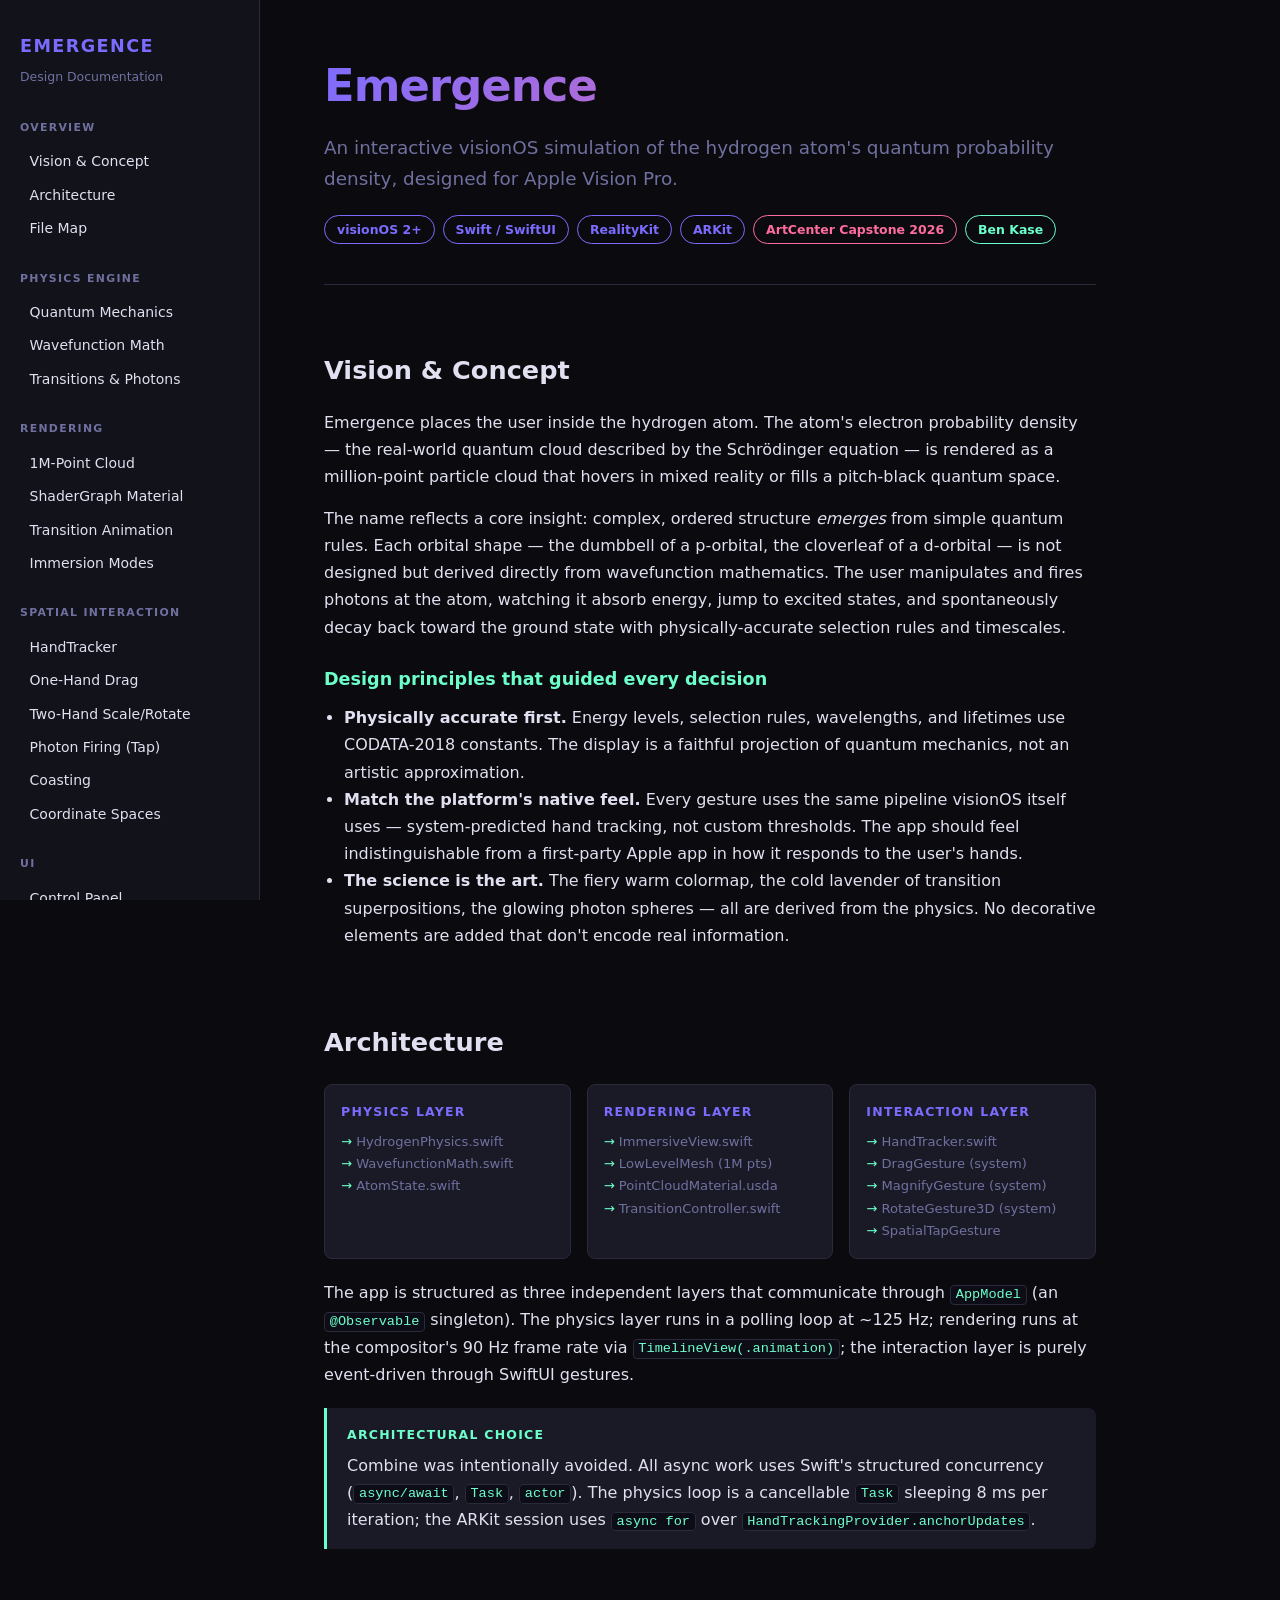
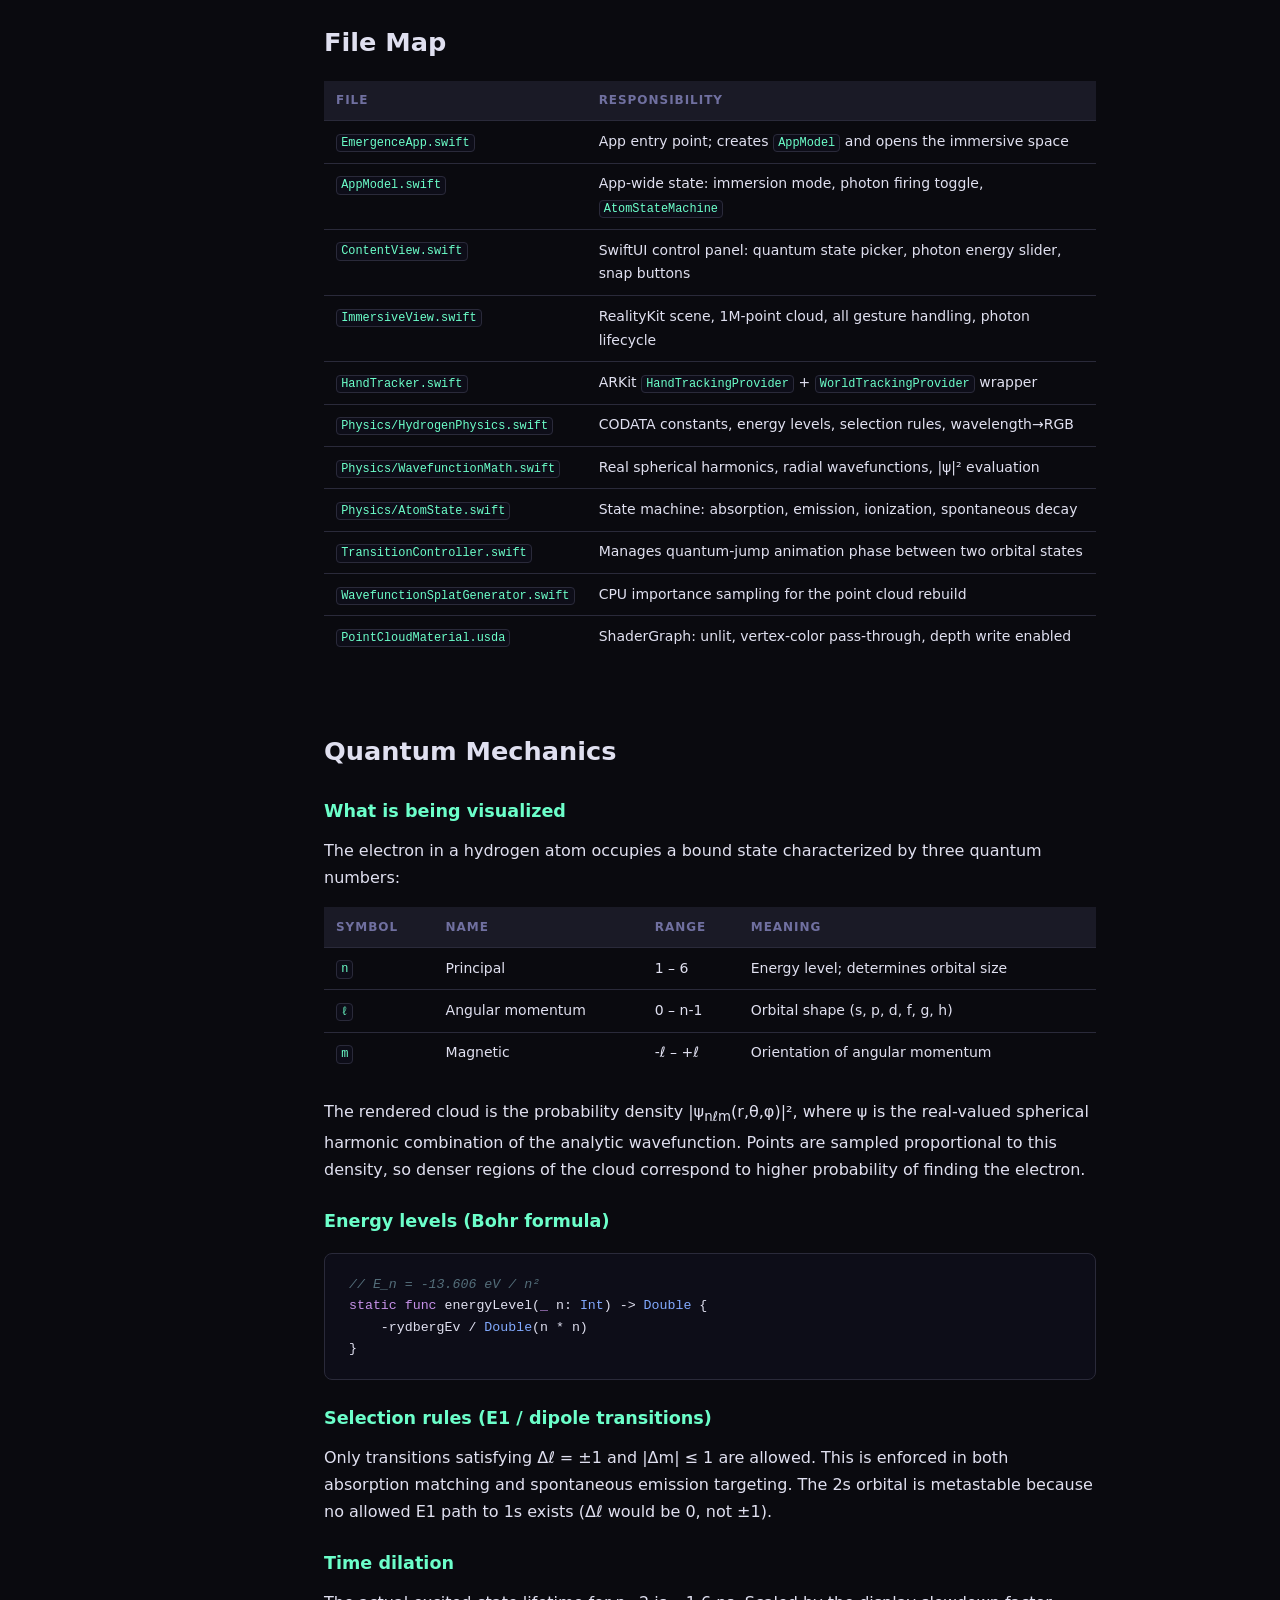
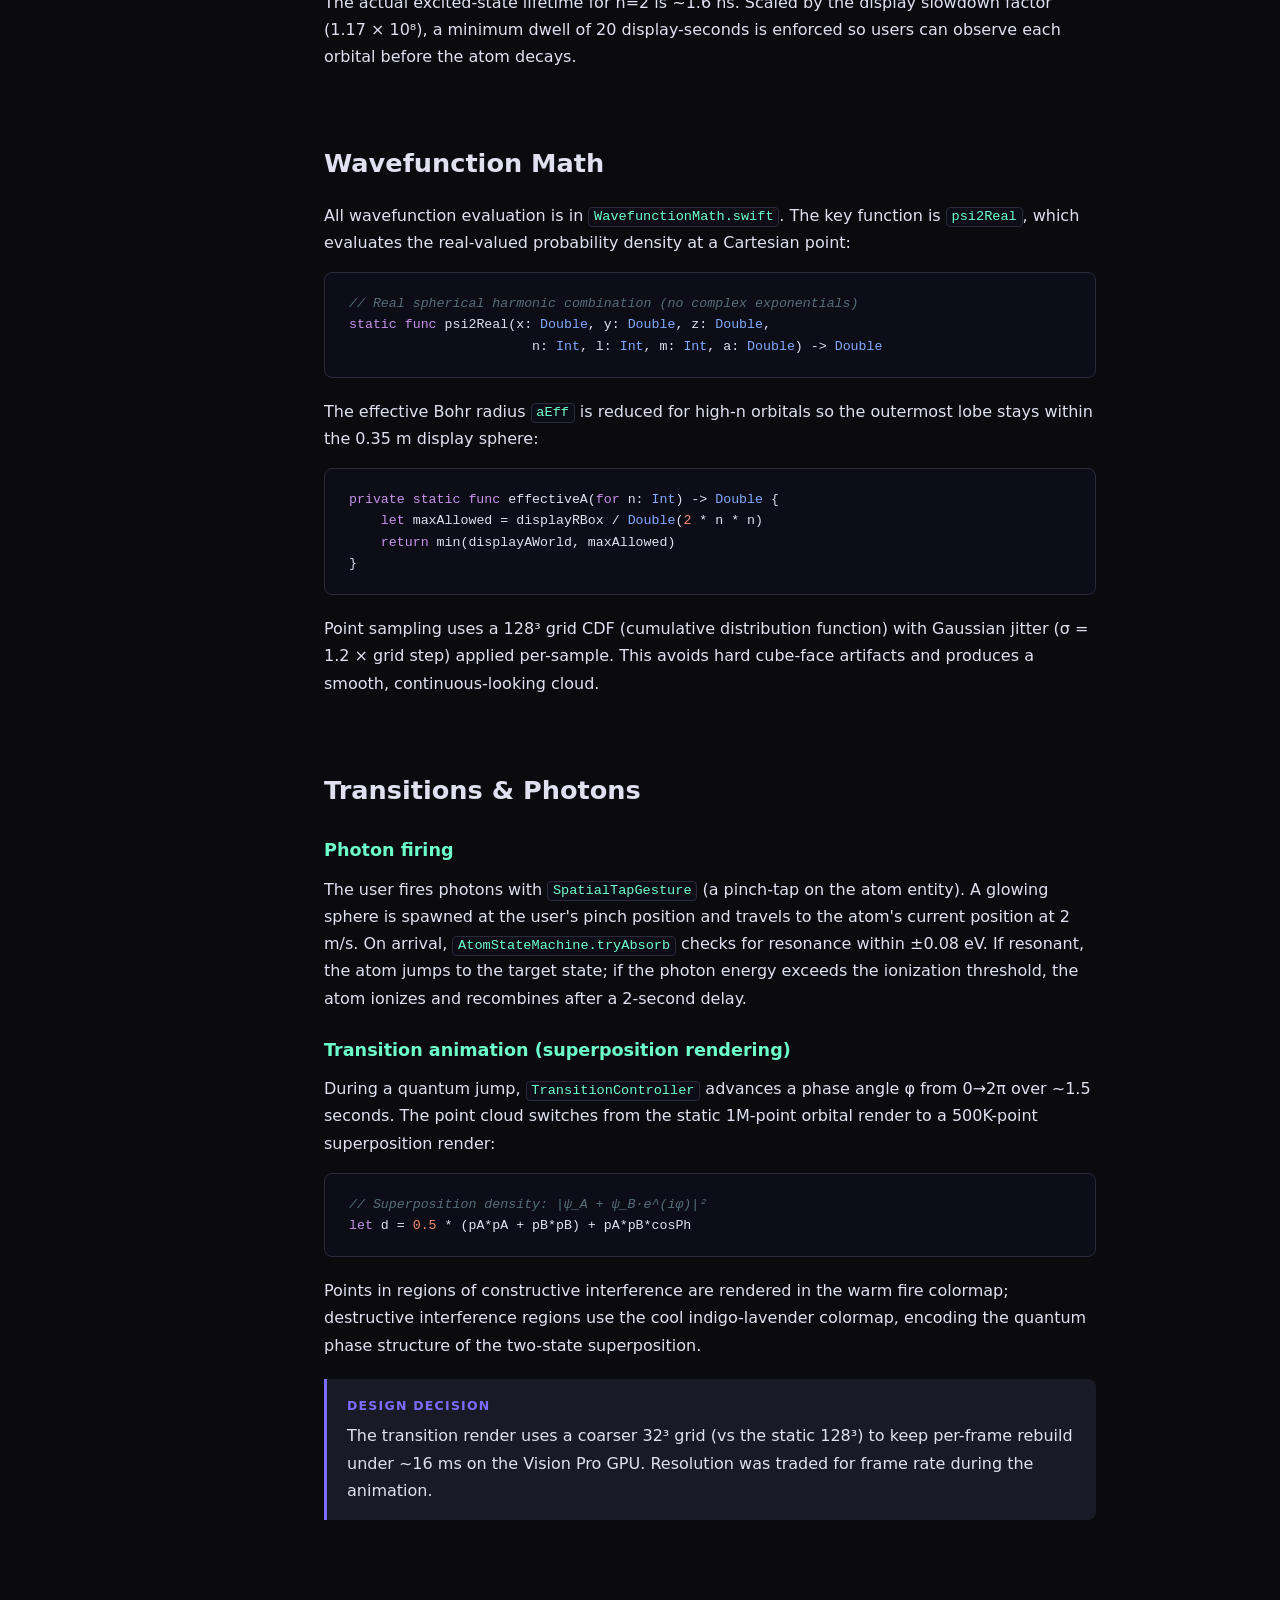
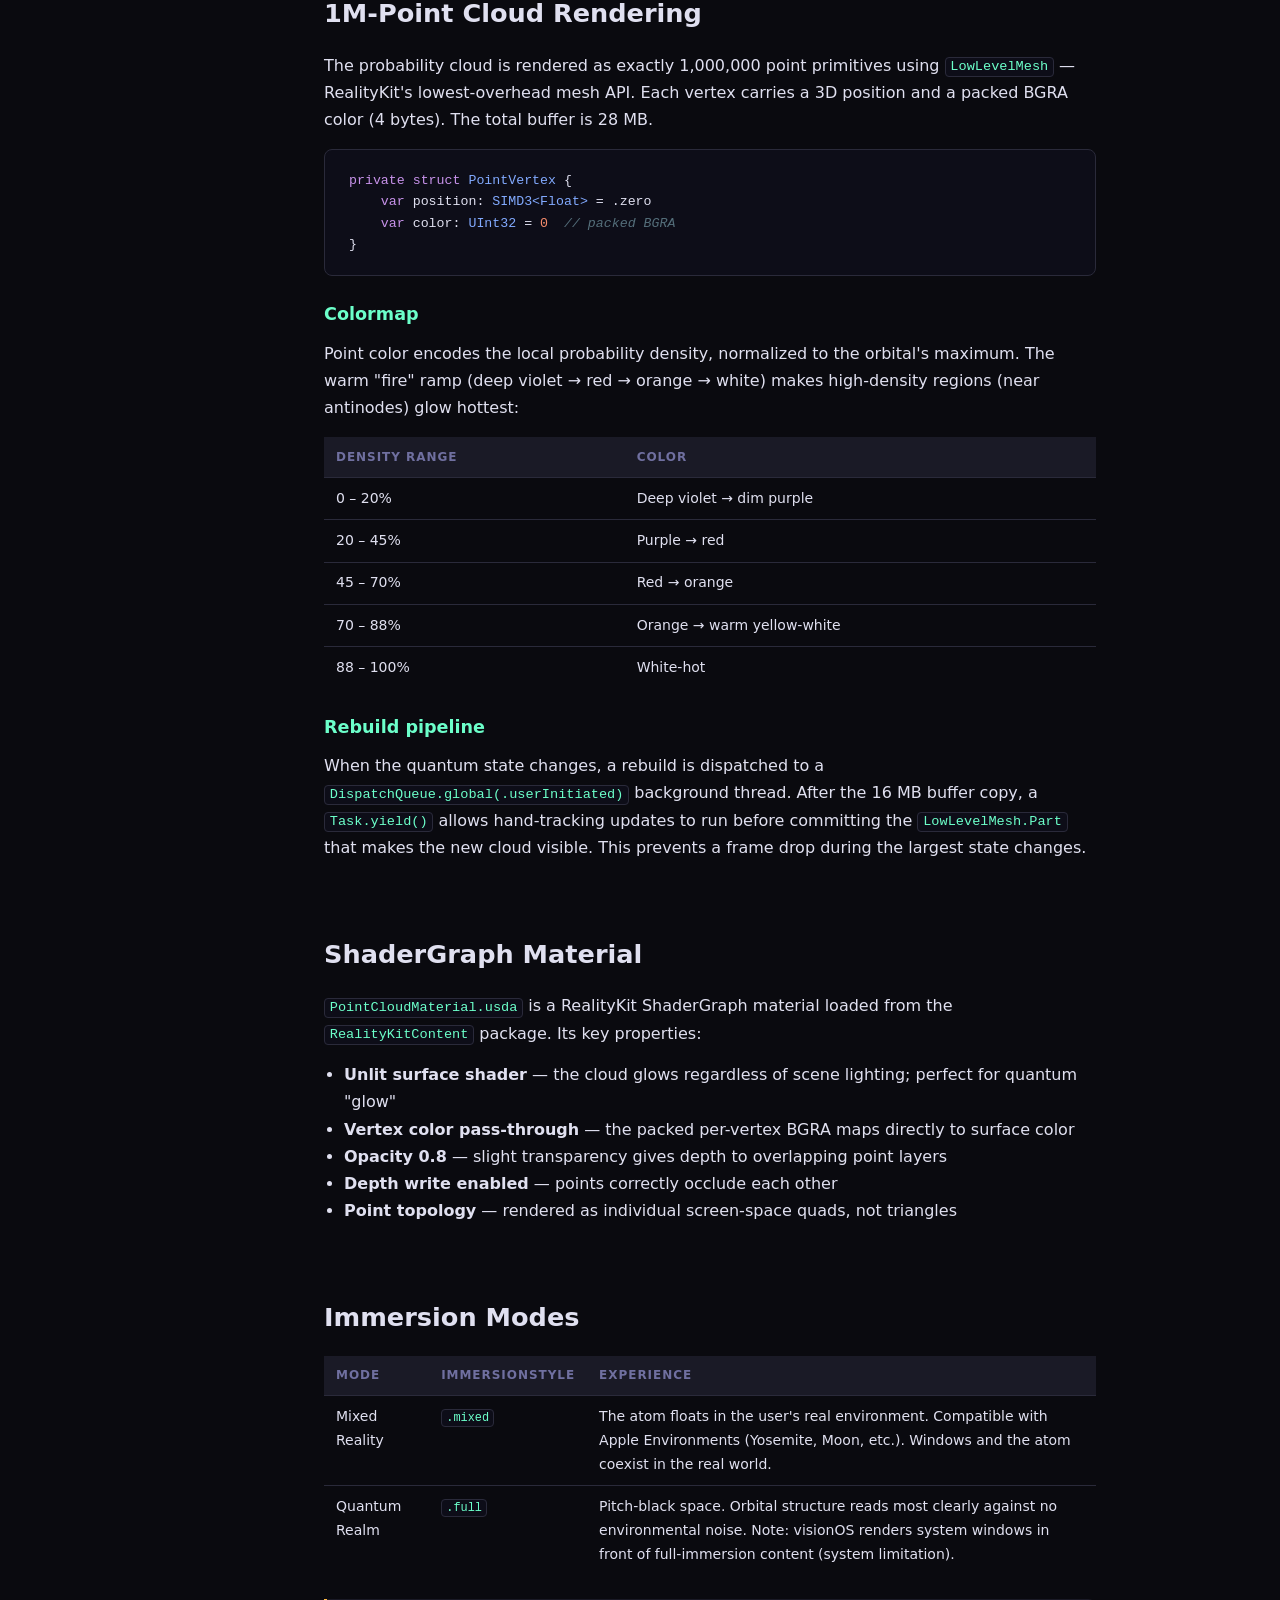
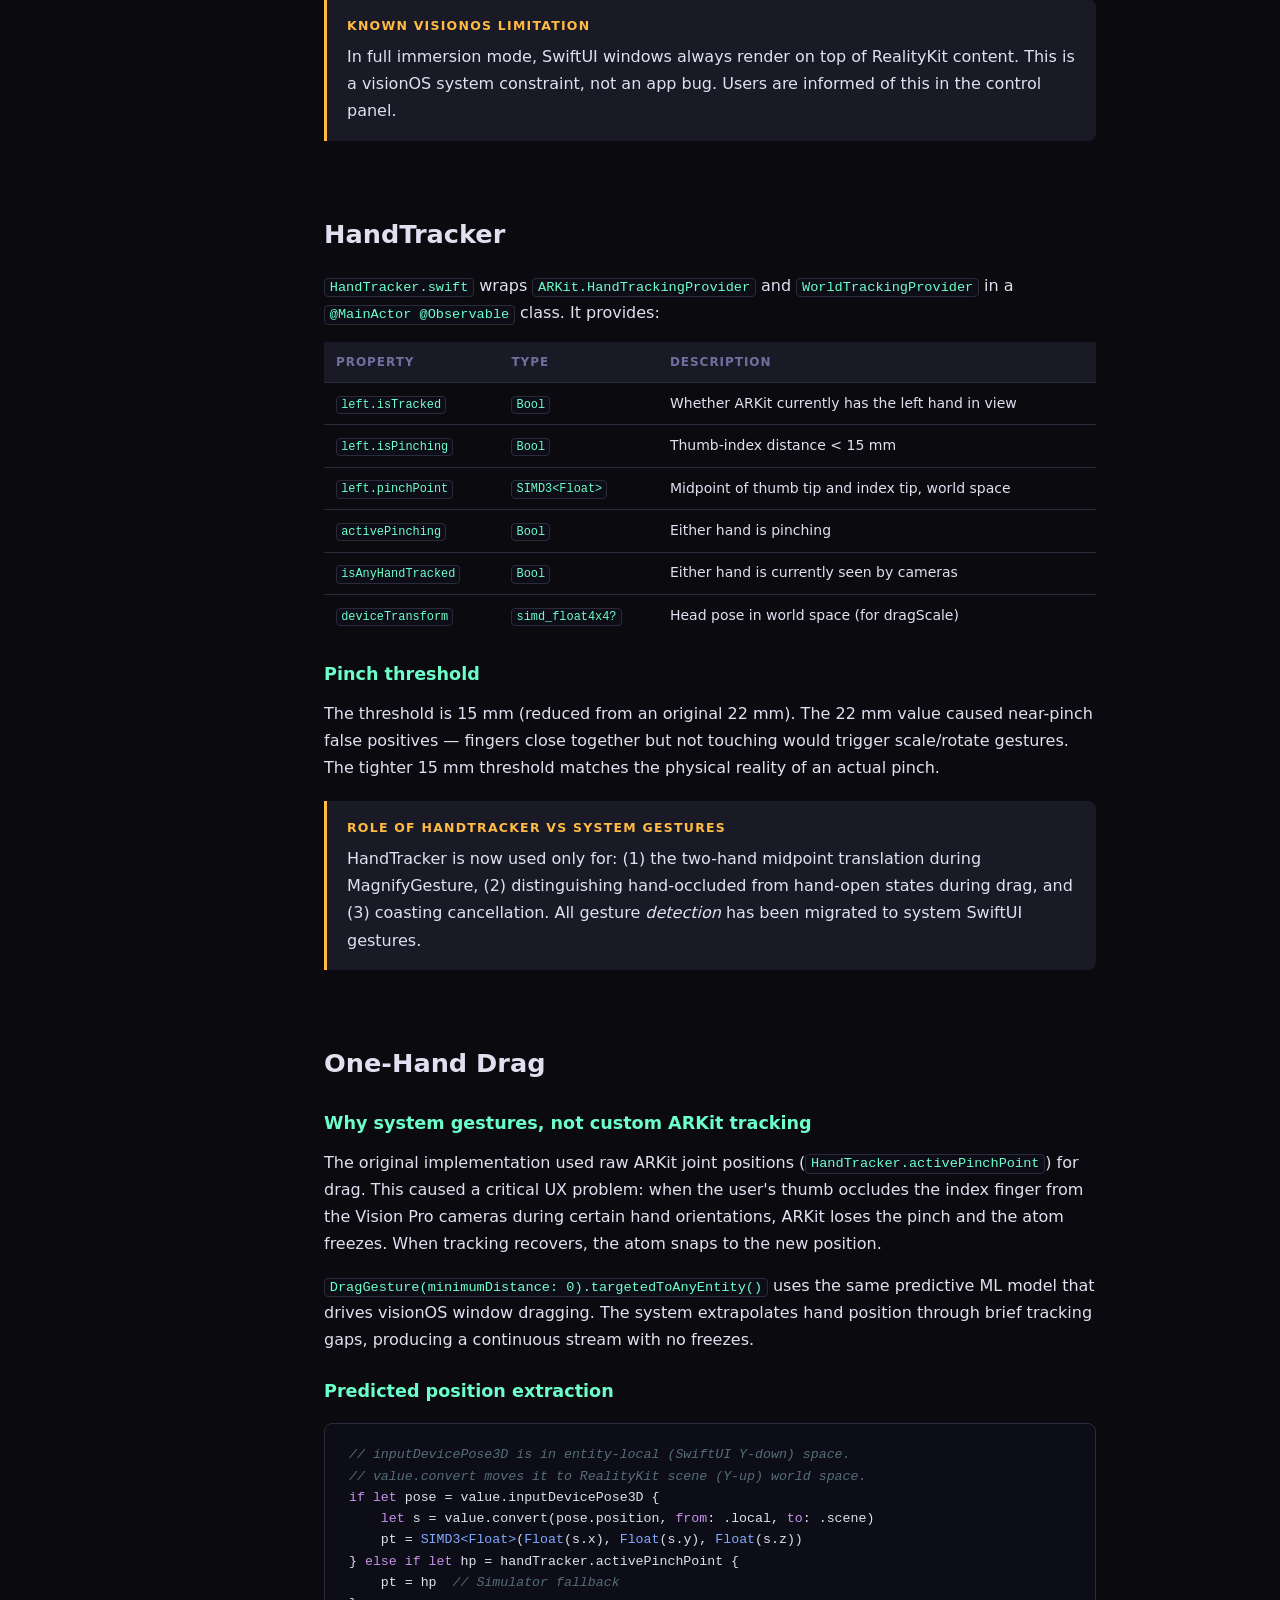
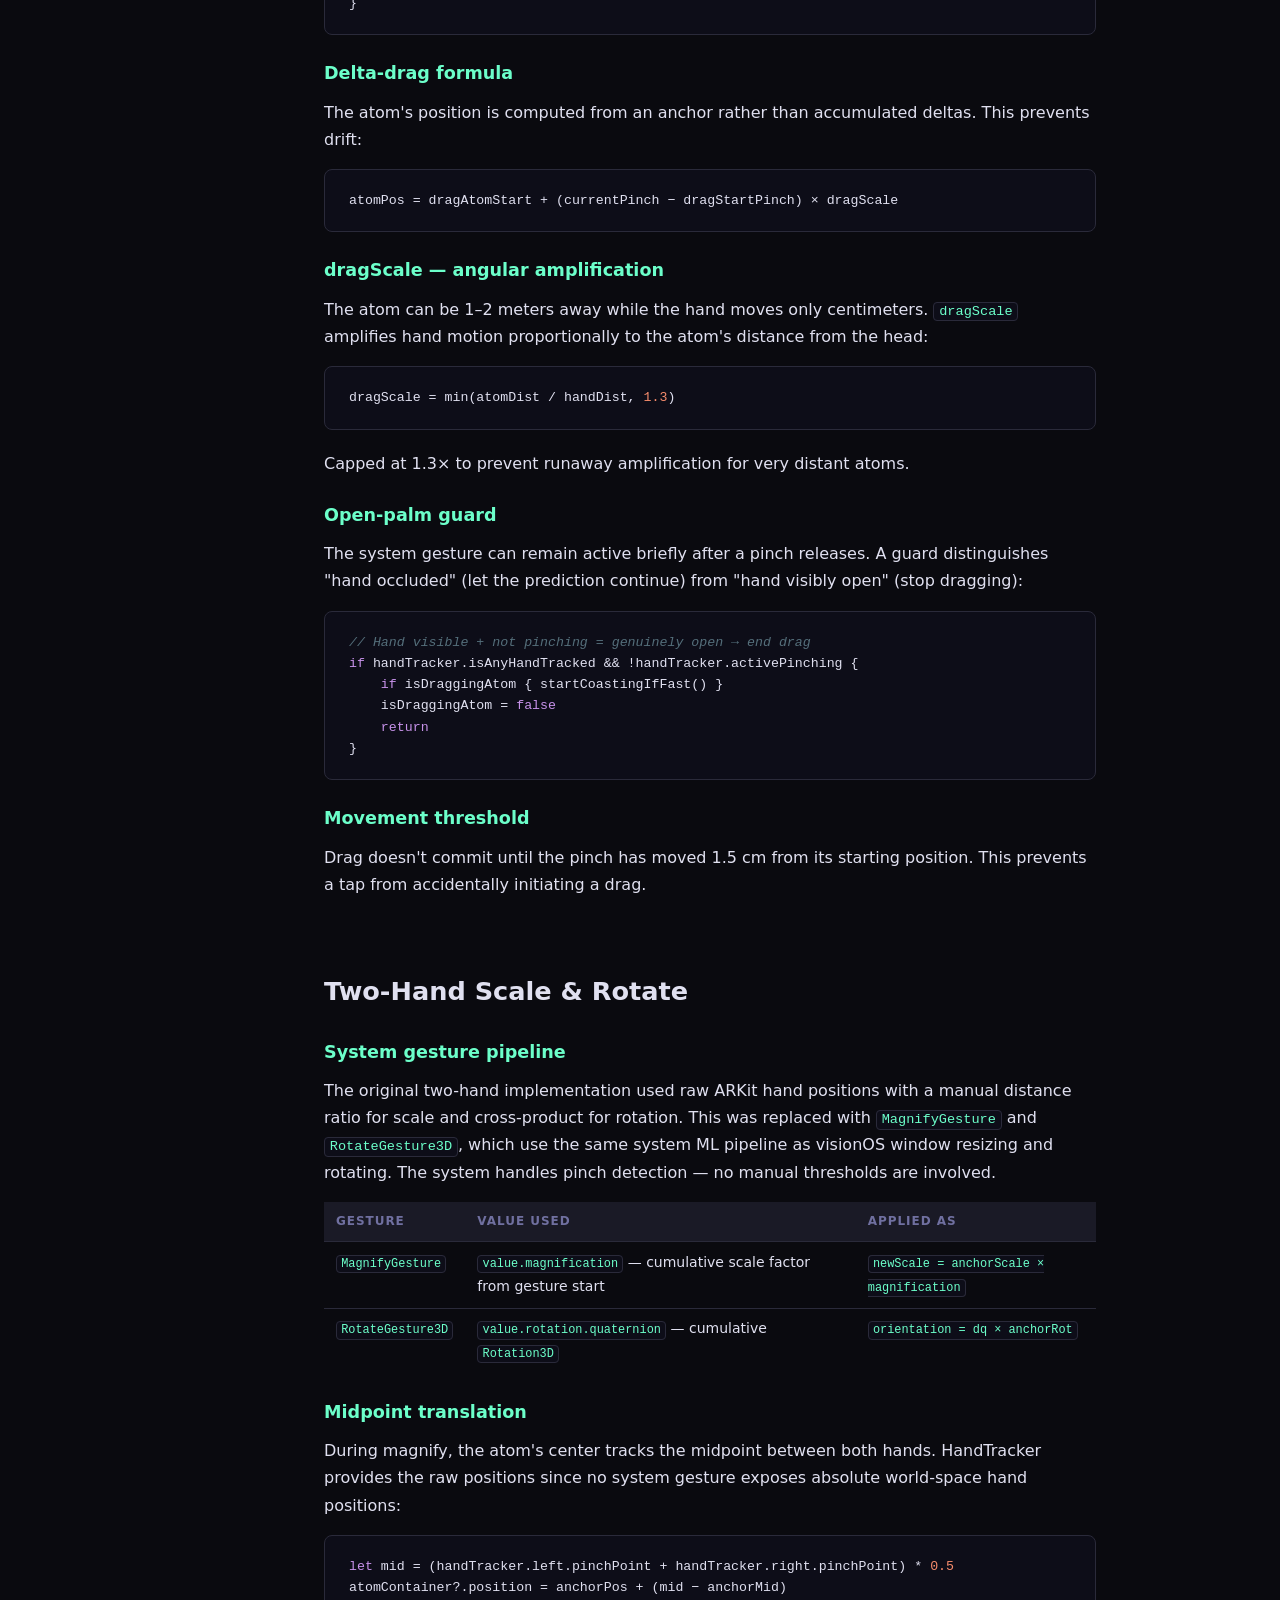
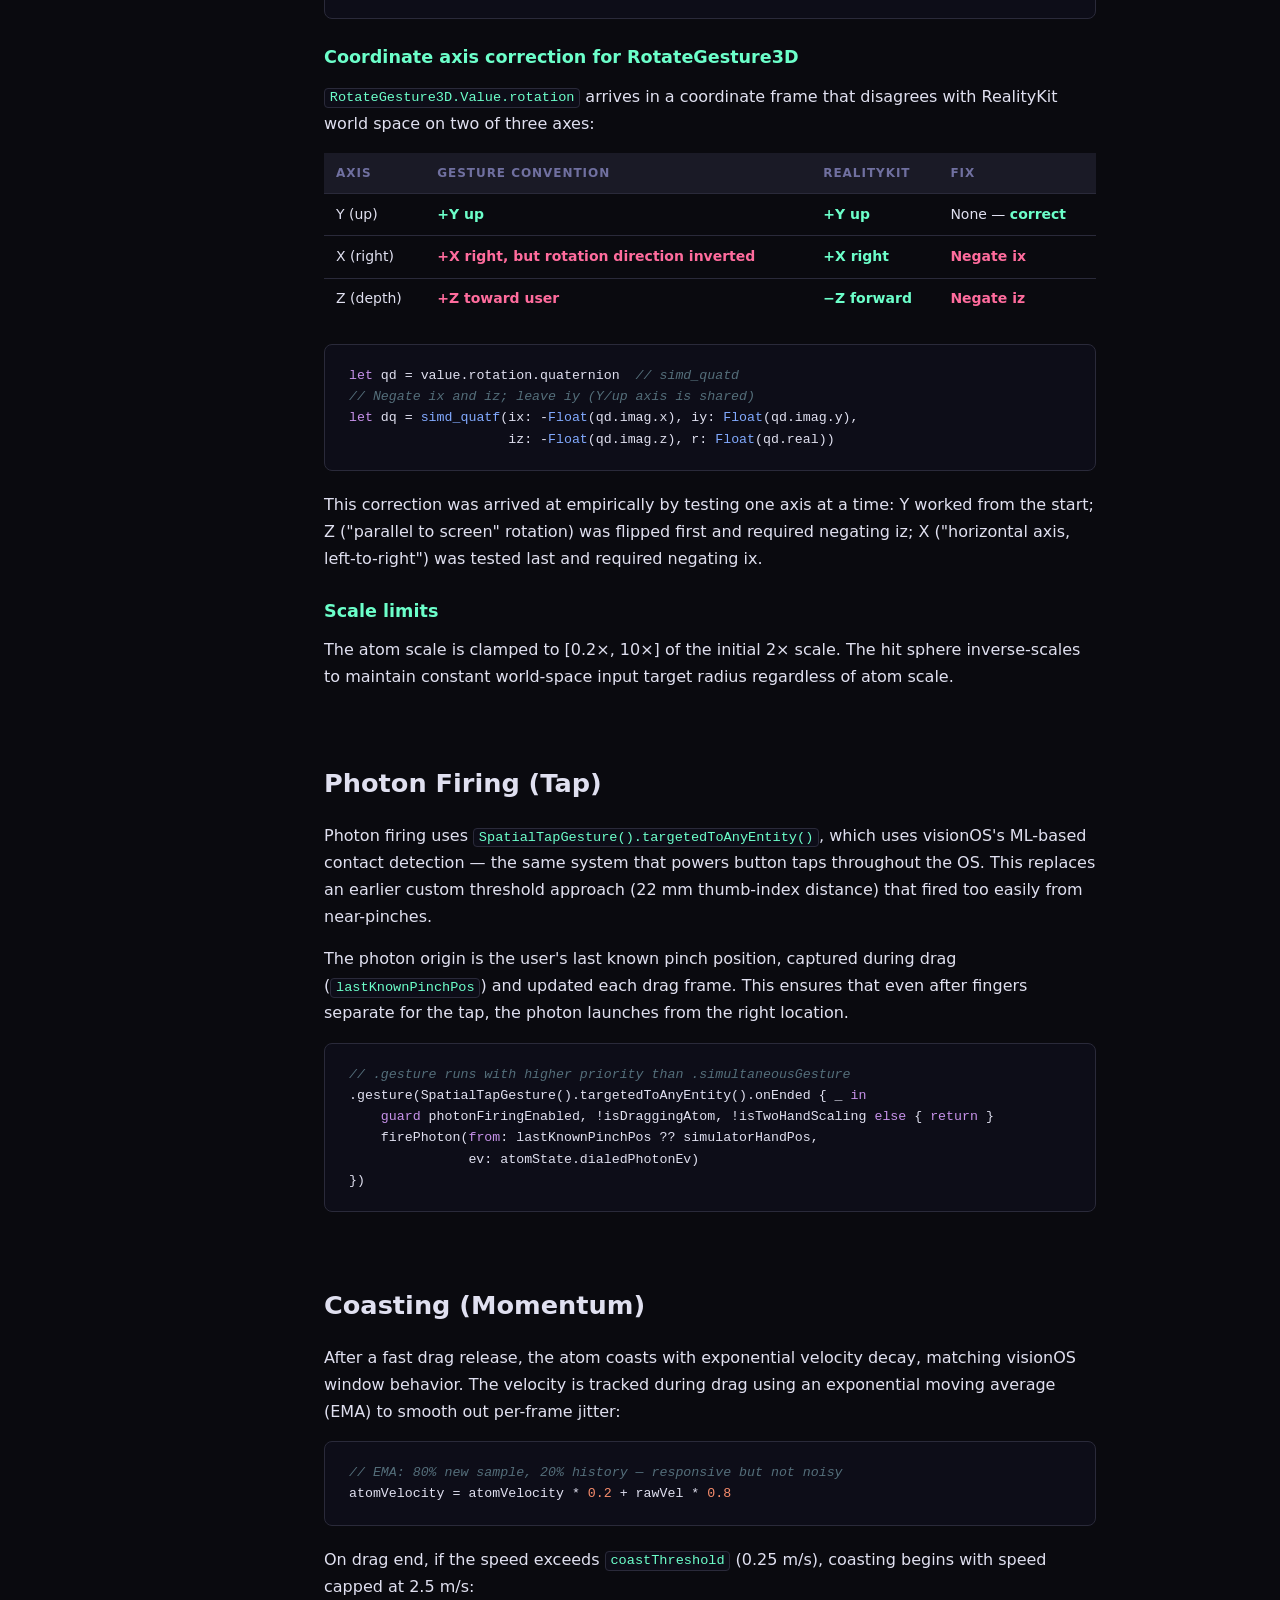
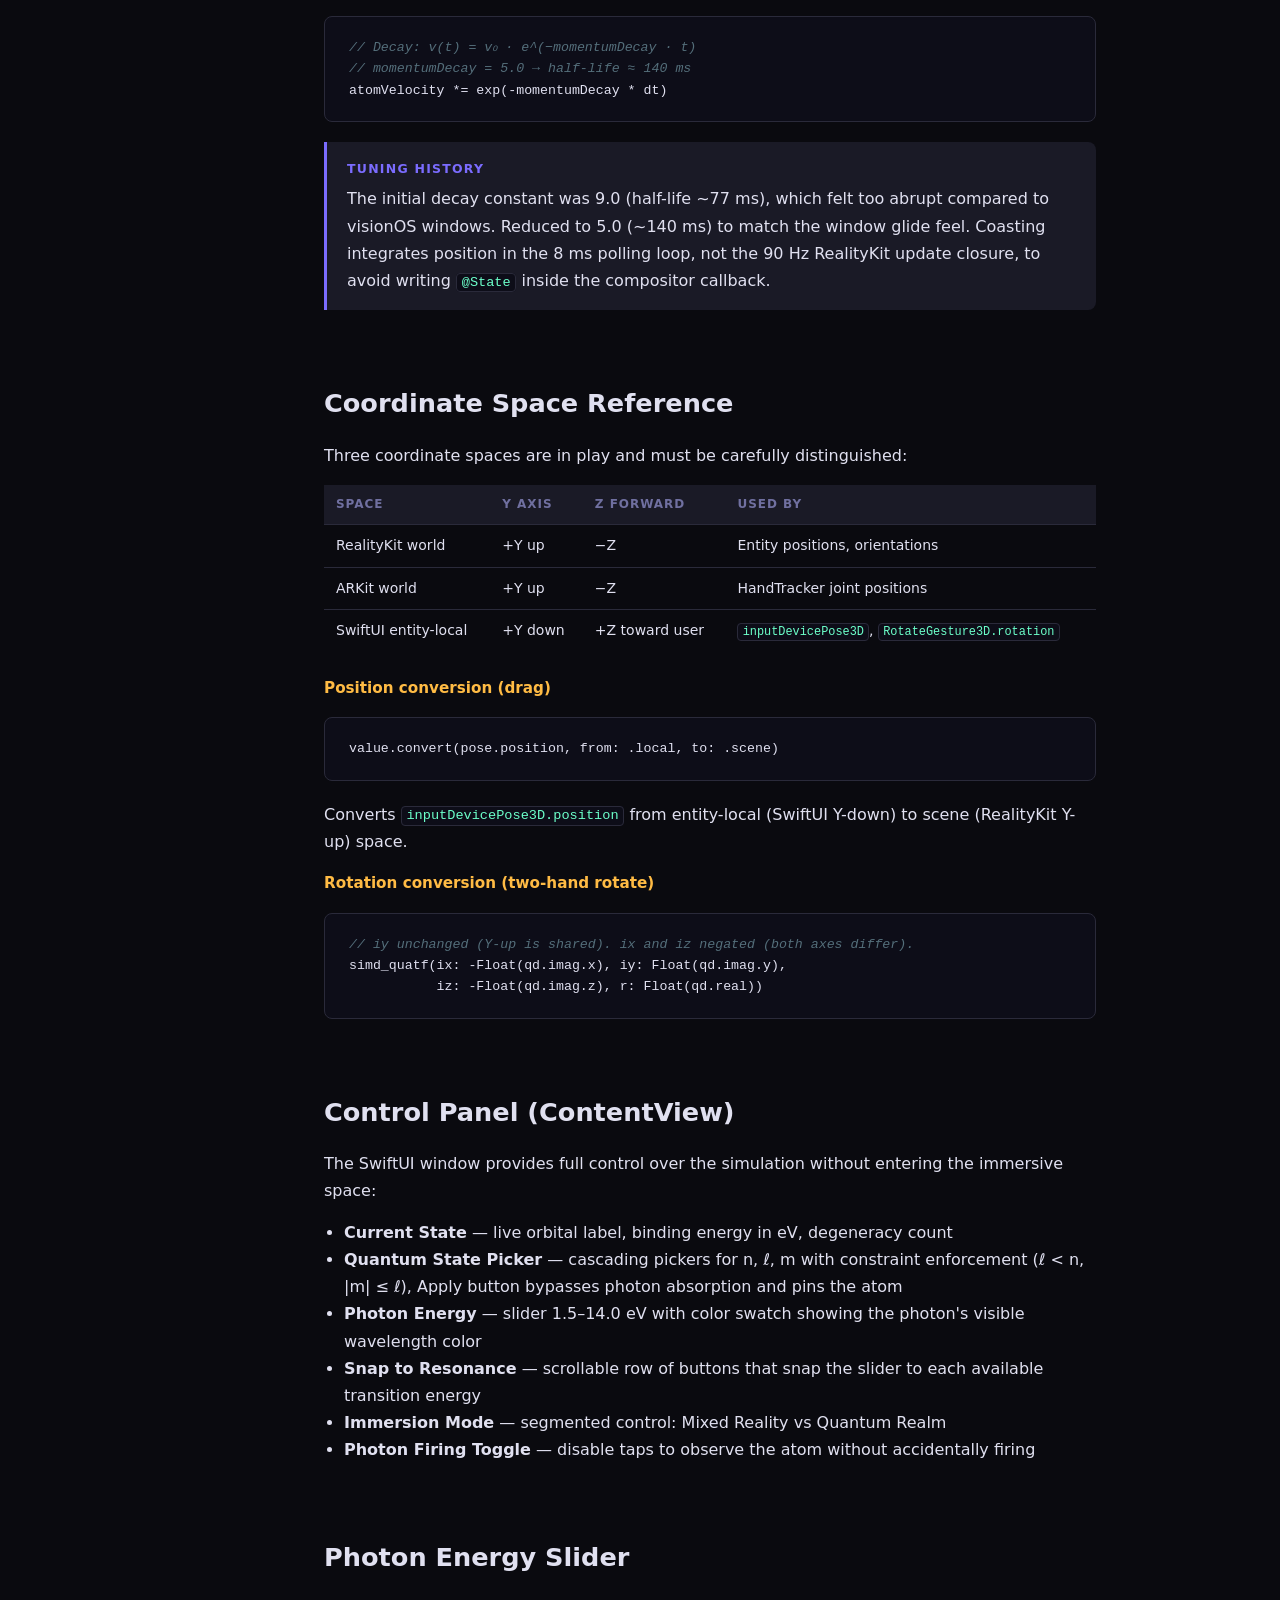
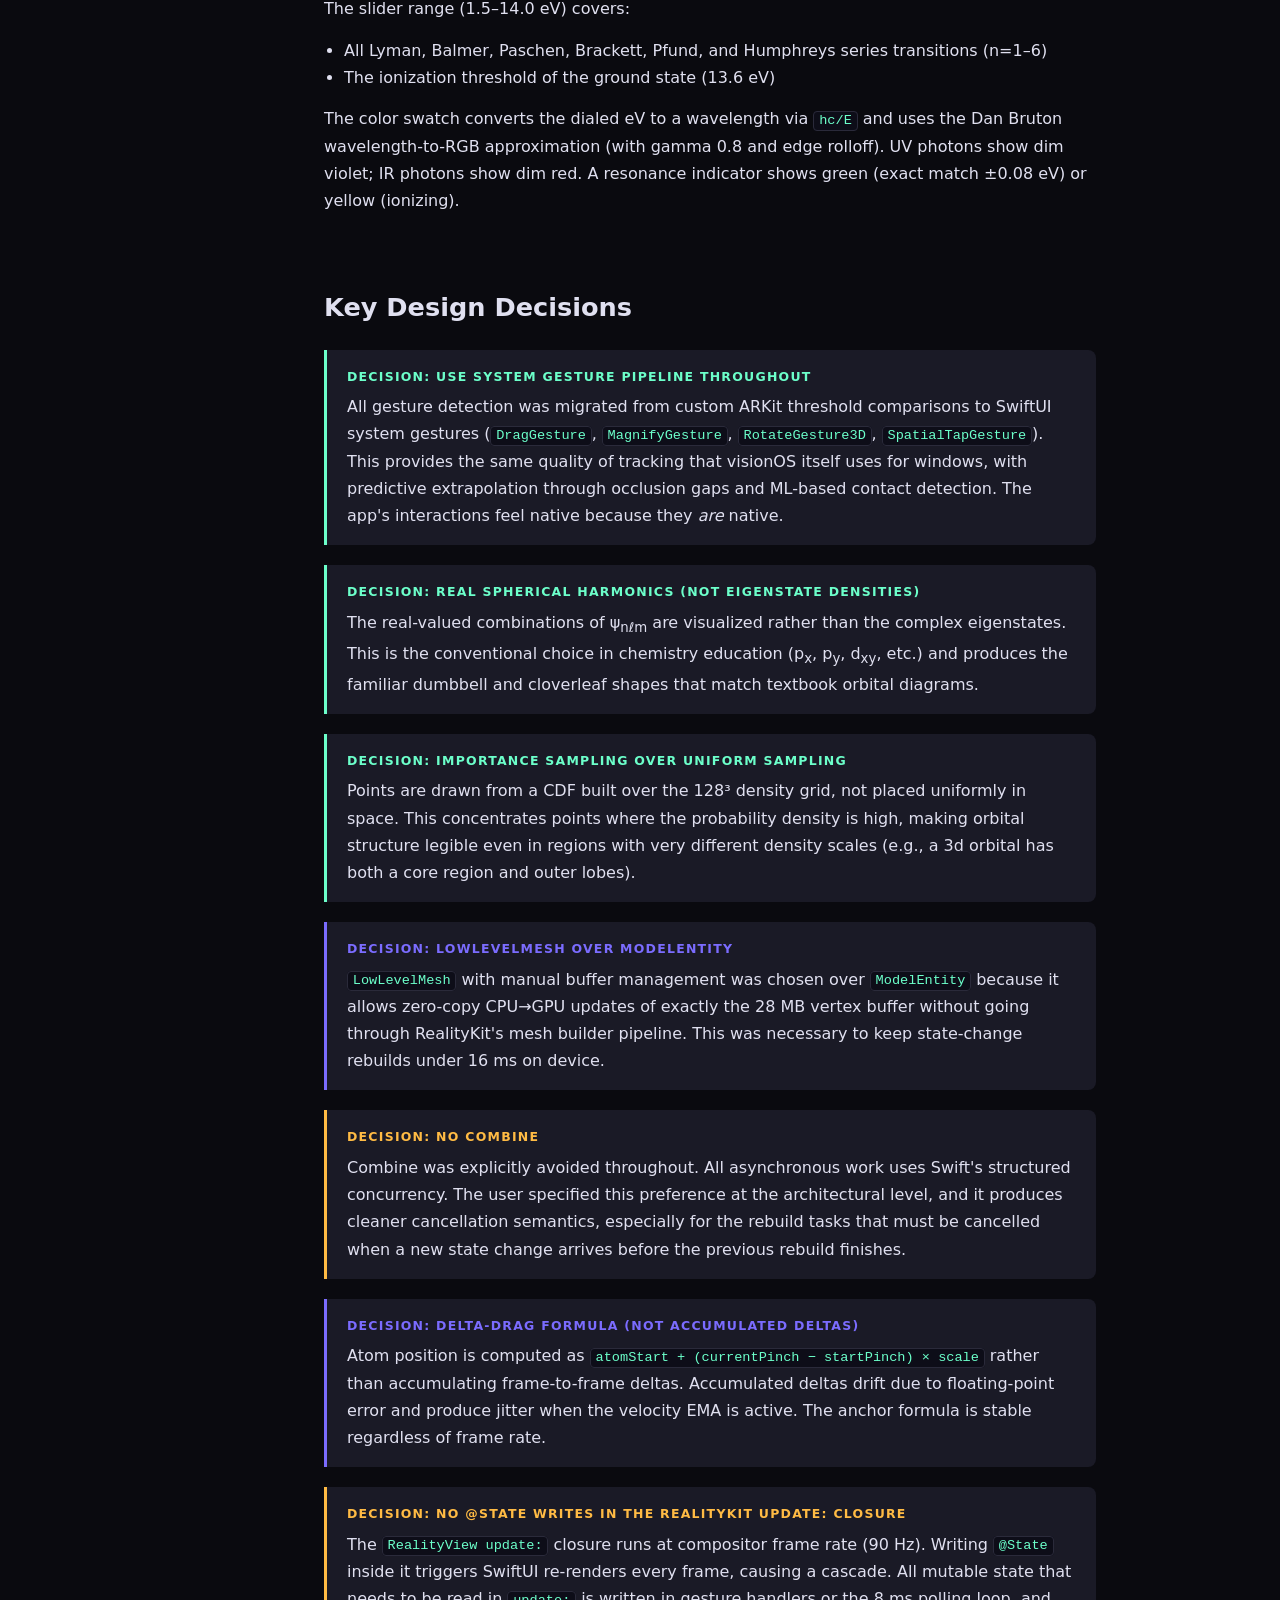
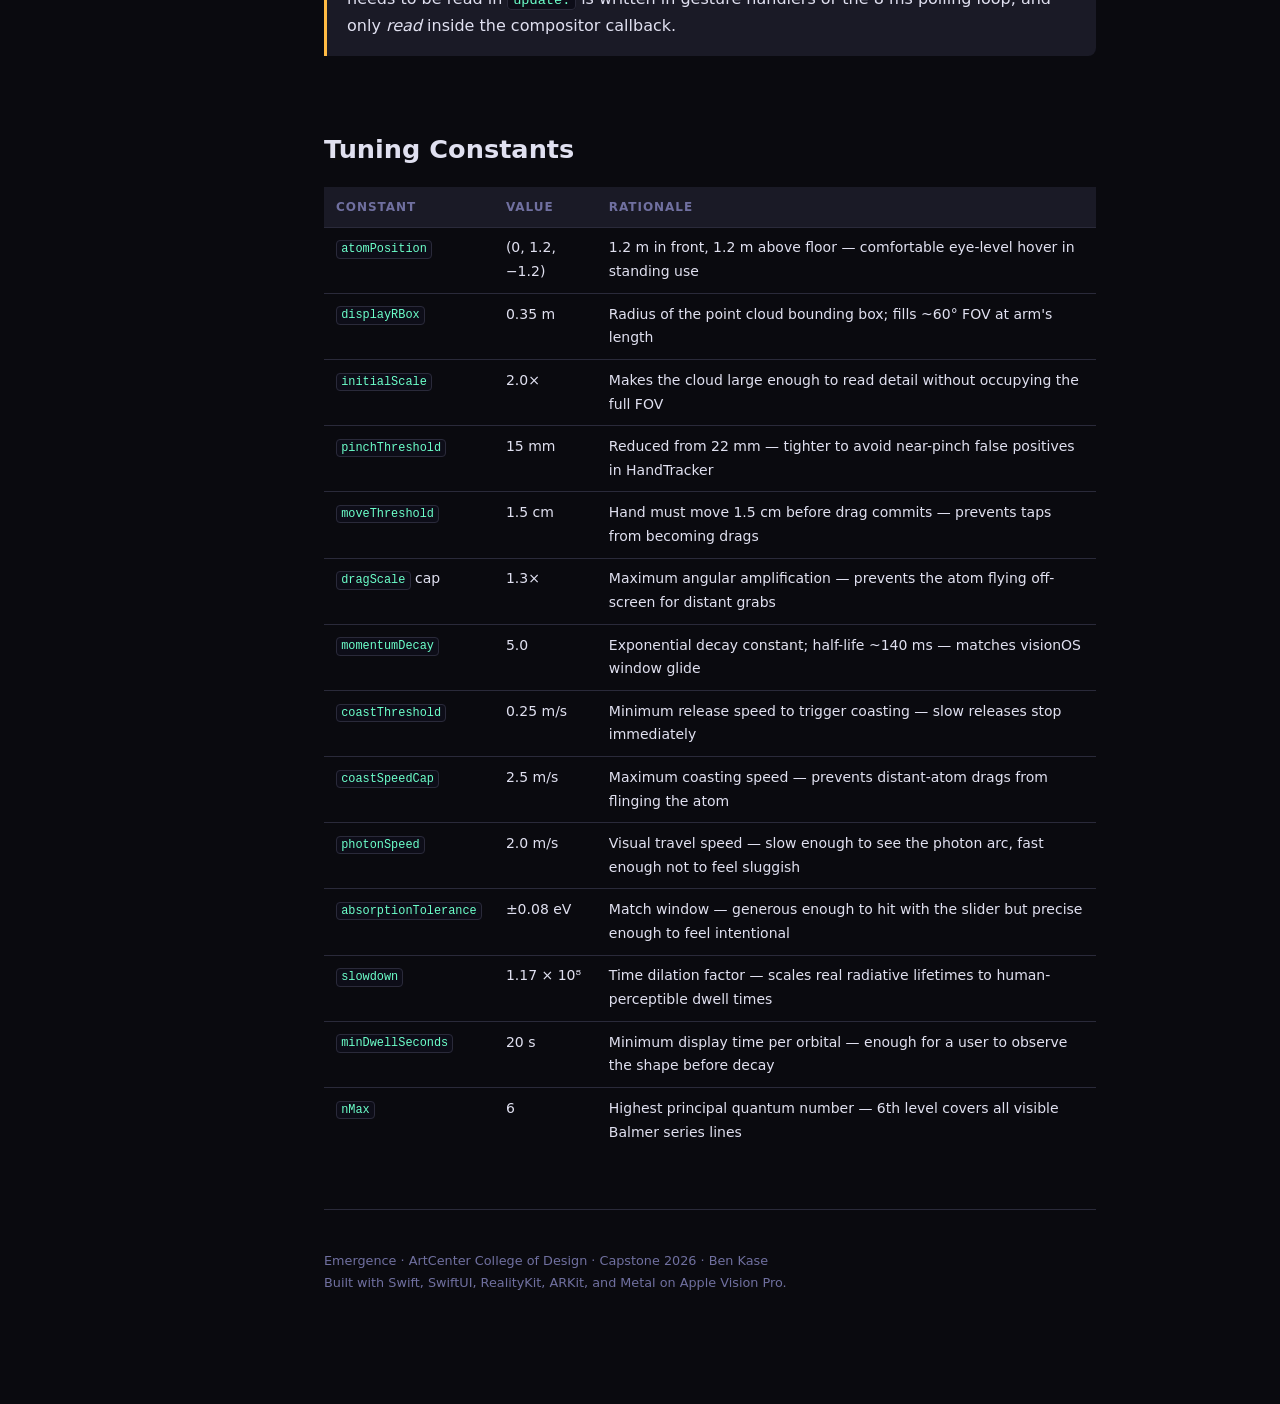
<file: Emergence/docs/emergence-design.html>
<!DOCTYPE html>
<html lang="en">
<head>
<meta charset="UTF-8">
<meta name="viewport" content="width=device-width, initial-scale=1.0">
<title>Emergence — Design & Implementation Documentation</title>
<style>
  :root {
    --bg: #0a0a0f;
    --surface: #12121a;
    --surface2: #1a1a26;
    --border: #2a2a3a;
    --accent: #7b6cff;
    --accent2: #ff6c9d;
    --accent3: #6cffca;
    --text: #e0e0f0;
    --muted: #7070a0;
    --code-bg: #0d0d18;
    --warn: #ffbb44;
  }

  * { box-sizing: border-box; margin: 0; padding: 0; }

  body {
    font-family: -apple-system, BlinkMacSystemFont, "Segoe UI", system-ui, sans-serif;
    background: var(--bg);
    color: var(--text);
    line-height: 1.7;
    font-size: 16px;
  }

  /* ── Layout ─────────────────────────────────────────────────────── */

  .layout {
    display: grid;
    grid-template-columns: 260px 1fr;
    min-height: 100vh;
  }

  /* ── Sidebar ─────────────────────────────────────────────────────── */

  nav {
    position: sticky;
    top: 0;
    height: 100vh;
    overflow-y: auto;
    background: var(--surface);
    border-right: 1px solid var(--border);
    padding: 2rem 1.25rem;
  }

  nav .logo {
    font-size: 1.1rem;
    font-weight: 700;
    letter-spacing: 0.08em;
    text-transform: uppercase;
    color: var(--accent);
    margin-bottom: 0.25rem;
  }

  nav .subtitle {
    font-size: 0.78rem;
    color: var(--muted);
    margin-bottom: 2rem;
  }

  nav ul { list-style: none; }

  nav .section-label {
    font-size: 0.68rem;
    font-weight: 700;
    letter-spacing: 0.12em;
    text-transform: uppercase;
    color: var(--muted);
    margin: 1.5rem 0 0.5rem;
  }

  nav a {
    display: block;
    padding: 0.3rem 0.6rem;
    color: var(--text);
    text-decoration: none;
    font-size: 0.875rem;
    border-radius: 4px;
    transition: background 0.15s;
  }

  nav a:hover { background: var(--surface2); color: var(--accent); }

  /* ── Main content ────────────────────────────────────────────────── */

  main {
    padding: 3rem 4rem 6rem;
    max-width: 900px;
  }

  /* ── Hero ────────────────────────────────────────────────────────── */

  .hero {
    margin-bottom: 3rem;
    padding-bottom: 2.5rem;
    border-bottom: 1px solid var(--border);
  }

  .hero h1 {
    font-size: 2.8rem;
    font-weight: 800;
    letter-spacing: -0.02em;
    background: linear-gradient(135deg, var(--accent), var(--accent2));
    -webkit-background-clip: text;
    -webkit-text-fill-color: transparent;
    background-clip: text;
    margin-bottom: 0.5rem;
  }

  .hero .tagline {
    font-size: 1.15rem;
    color: var(--muted);
    margin-bottom: 1.25rem;
  }

  .meta-pills { display: flex; flex-wrap: wrap; gap: 0.5rem; }

  .pill {
    display: inline-block;
    padding: 0.2rem 0.75rem;
    border-radius: 999px;
    font-size: 0.78rem;
    font-weight: 600;
    border: 1px solid var(--border);
    color: var(--muted);
  }

  .pill.accent { border-color: var(--accent); color: var(--accent); }
  .pill.accent2 { border-color: var(--accent2); color: var(--accent2); }
  .pill.accent3 { border-color: var(--accent3); color: var(--accent3); }

  /* ── Section headings ────────────────────────────────────────────── */

  section { margin-bottom: 3.5rem; }

  h2 {
    font-size: 1.6rem;
    font-weight: 700;
    margin-bottom: 1rem;
    padding-top: 1rem;
    color: var(--text);
  }

  h3 {
    font-size: 1.1rem;
    font-weight: 600;
    margin: 1.5rem 0 0.6rem;
    color: var(--accent3);
  }

  h4 {
    font-size: 0.95rem;
    font-weight: 600;
    margin: 1rem 0 0.4rem;
    color: var(--warn);
  }

  p { margin-bottom: 0.9rem; }

  /* ── Code ────────────────────────────────────────────────────────── */

  code {
    font-family: "SF Mono", "Fira Code", "Consolas", monospace;
    font-size: 0.85em;
    background: var(--code-bg);
    border: 1px solid var(--border);
    border-radius: 4px;
    padding: 0.1em 0.35em;
    color: var(--accent3);
  }

  pre {
    background: var(--code-bg);
    border: 1px solid var(--border);
    border-radius: 8px;
    padding: 1.25rem 1.5rem;
    overflow-x: auto;
    margin: 1rem 0 1.25rem;
    font-size: 0.83rem;
    line-height: 1.6;
  }

  pre code {
    background: none;
    border: none;
    padding: 0;
    font-size: inherit;
    color: var(--text);
  }

  .keyword { color: #c792ea; }
  .type { color: #82aaff; }
  .string { color: #c3e88d; }
  .comment { color: #546e7a; font-style: italic; }
  .num { color: #f78c6c; }

  /* ── Decision boxes ──────────────────────────────────────────────── */

  .decision {
    background: var(--surface2);
    border-left: 3px solid var(--accent);
    border-radius: 0 8px 8px 0;
    padding: 1rem 1.25rem;
    margin: 1.25rem 0;
  }

  .decision.warn { border-left-color: var(--warn); }
  .decision.success { border-left-color: var(--accent3); }
  .decision.danger { border-left-color: var(--accent2); }

  .decision strong {
    display: block;
    font-size: 0.78rem;
    text-transform: uppercase;
    letter-spacing: 0.1em;
    margin-bottom: 0.4rem;
    color: var(--accent);
  }

  .decision.warn strong { color: var(--warn); }
  .decision.success strong { color: var(--accent3); }
  .decision.danger strong { color: var(--accent2); }

  /* ── Tables ──────────────────────────────────────────────────────── */

  table {
    width: 100%;
    border-collapse: collapse;
    font-size: 0.875rem;
    margin: 1rem 0 1.5rem;
  }

  th {
    text-align: left;
    padding: 0.6rem 0.75rem;
    background: var(--surface2);
    color: var(--muted);
    font-size: 0.75rem;
    text-transform: uppercase;
    letter-spacing: 0.08em;
    border-bottom: 1px solid var(--border);
  }

  td {
    padding: 0.55rem 0.75rem;
    border-bottom: 1px solid var(--border);
    vertical-align: top;
  }

  tr:last-child td { border-bottom: none; }

  /* ── Architecture diagram ────────────────────────────────────────── */

  .arch {
    display: grid;
    grid-template-columns: repeat(3, 1fr);
    gap: 1rem;
    margin: 1.25rem 0;
  }

  .arch-box {
    background: var(--surface2);
    border: 1px solid var(--border);
    border-radius: 8px;
    padding: 1rem;
  }

  .arch-box .title {
    font-size: 0.78rem;
    font-weight: 700;
    text-transform: uppercase;
    letter-spacing: 0.1em;
    color: var(--accent);
    margin-bottom: 0.5rem;
  }

  .arch-box ul {
    list-style: none;
    font-size: 0.82rem;
    color: var(--muted);
  }

  .arch-box ul li::before { content: "→ "; color: var(--accent3); }

  /* ── Divider ─────────────────────────────────────────────────────── */

  hr {
    border: none;
    border-top: 1px solid var(--border);
    margin: 2.5rem 0;
  }

  /* ── Axis table colors ───────────────────────────────────────────── */

  .ok { color: var(--accent3); font-weight: 600; }
  .bad { color: var(--accent2); font-weight: 600; }

  /* ── TOC anchor offset ───────────────────────────────────────────── */
  [id] { scroll-margin-top: 1.5rem; }
</style>
</head>
<body>

<div class="layout">

<!-- ═══════════════ SIDEBAR ═══════════════ -->
<nav>
  <div class="logo">Emergence</div>
  <div class="subtitle">Design Documentation</div>

  <div class="section-label">Overview</div>
  <ul>
    <li><a href="#vision">Vision &amp; Concept</a></li>
    <li><a href="#architecture">Architecture</a></li>
    <li><a href="#file-map">File Map</a></li>
  </ul>

  <div class="section-label">Physics Engine</div>
  <ul>
    <li><a href="#quantum">Quantum Mechanics</a></li>
    <li><a href="#wavefunction">Wavefunction Math</a></li>
    <li><a href="#transitions">Transitions &amp; Photons</a></li>
  </ul>

  <div class="section-label">Rendering</div>
  <ul>
    <li><a href="#pointcloud">1M-Point Cloud</a></li>
    <li><a href="#material">ShaderGraph Material</a></li>
    <li><a href="#transition-anim">Transition Animation</a></li>
    <li><a href="#immersion">Immersion Modes</a></li>
  </ul>

  <div class="section-label">Spatial Interaction</div>
  <ul>
    <li><a href="#handtracker">HandTracker</a></li>
    <li><a href="#drag">One-Hand Drag</a></li>
    <li><a href="#twohand">Two-Hand Scale/Rotate</a></li>
    <li><a href="#tap">Photon Firing (Tap)</a></li>
    <li><a href="#coasting">Coasting</a></li>
    <li><a href="#coords">Coordinate Spaces</a></li>
  </ul>

  <div class="section-label">UI</div>
  <ul>
    <li><a href="#control-panel">Control Panel</a></li>
    <li><a href="#photon-slider">Photon Slider</a></li>
  </ul>

  <div class="section-label">Decisions</div>
  <ul>
    <li><a href="#key-decisions">Key Design Decisions</a></li>
    <li><a href="#constants">Tuning Constants</a></li>
  </ul>
</nav>

<!-- ═══════════════ MAIN ═══════════════ -->
<main>

<!-- ── Hero ── -->
<div class="hero">
  <h1>Emergence</h1>
  <p class="tagline">An interactive visionOS simulation of the hydrogen atom's quantum probability density, designed for Apple Vision Pro.</p>
  <div class="meta-pills">
    <span class="pill accent">visionOS 2+</span>
    <span class="pill accent">Swift / SwiftUI</span>
    <span class="pill accent">RealityKit</span>
    <span class="pill accent">ARKit</span>
    <span class="pill accent2">ArtCenter Capstone 2026</span>
    <span class="pill accent3">Ben Kase</span>
  </div>
</div>

<!-- ──────────────────────────────────────── -->
<section id="vision">
<h2>Vision &amp; Concept</h2>

<p>Emergence places the user inside the hydrogen atom. The atom's electron probability density — the real-world quantum cloud described by the Schrödinger equation — is rendered as a million-point particle cloud that hovers in mixed reality or fills a pitch-black quantum space.</p>

<p>The name reflects a core insight: complex, ordered structure <em>emerges</em> from simple quantum rules. Each orbital shape — the dumbbell of a p-orbital, the cloverleaf of a d-orbital — is not designed but derived directly from wavefunction mathematics. The user manipulates and fires photons at the atom, watching it absorb energy, jump to excited states, and spontaneously decay back toward the ground state with physically-accurate selection rules and timescales.</p>

<h3>Design principles that guided every decision</h3>
<ul style="padding-left:1.25rem; margin-bottom:0.9rem;">
  <li><strong>Physically accurate first.</strong> Energy levels, selection rules, wavelengths, and lifetimes use CODATA-2018 constants. The display is a faithful projection of quantum mechanics, not an artistic approximation.</li>
  <li><strong>Match the platform's native feel.</strong> Every gesture uses the same pipeline visionOS itself uses — system-predicted hand tracking, not custom thresholds. The app should feel indistinguishable from a first-party Apple app in how it responds to the user's hands.</li>
  <li><strong>The science is the art.</strong> The fiery warm colormap, the cold lavender of transition superpositions, the glowing photon spheres — all are derived from the physics. No decorative elements are added that don't encode real information.</li>
</ul>
</section>

<!-- ──────────────────────────────────────── -->
<section id="architecture">
<h2>Architecture</h2>

<div class="arch">
  <div class="arch-box">
    <div class="title">Physics Layer</div>
    <ul>
      <li>HydrogenPhysics.swift</li>
      <li>WavefunctionMath.swift</li>
      <li>AtomState.swift</li>
    </ul>
  </div>
  <div class="arch-box">
    <div class="title">Rendering Layer</div>
    <ul>
      <li>ImmersiveView.swift</li>
      <li>LowLevelMesh (1M pts)</li>
      <li>PointCloudMaterial.usda</li>
      <li>TransitionController.swift</li>
    </ul>
  </div>
  <div class="arch-box">
    <div class="title">Interaction Layer</div>
    <ul>
      <li>HandTracker.swift</li>
      <li>DragGesture (system)</li>
      <li>MagnifyGesture (system)</li>
      <li>RotateGesture3D (system)</li>
      <li>SpatialTapGesture</li>
    </ul>
  </div>
</div>

<p>The app is structured as three independent layers that communicate through <code>AppModel</code> (an <code>@Observable</code> singleton). The physics layer runs in a polling loop at ~125 Hz; rendering runs at the compositor's 90 Hz frame rate via <code>TimelineView(.animation)</code>; the interaction layer is purely event-driven through SwiftUI gestures.</p>

<div class="decision success">
  <strong>Architectural choice</strong>
  Combine was intentionally avoided. All async work uses Swift's structured concurrency (<code>async/await</code>, <code>Task</code>, <code>actor</code>). The physics loop is a cancellable <code>Task</code> sleeping 8 ms per iteration; the ARKit session uses <code>async for</code> over <code>HandTrackingProvider.anchorUpdates</code>.
</div>
</section>

<!-- ──────────────────────────────────────── -->
<section id="file-map">
<h2>File Map</h2>
<table>
  <tr><th>File</th><th>Responsibility</th></tr>
  <tr><td><code>EmergenceApp.swift</code></td><td>App entry point; creates <code>AppModel</code> and opens the immersive space</td></tr>
  <tr><td><code>AppModel.swift</code></td><td>App-wide state: immersion mode, photon firing toggle, <code>AtomStateMachine</code></td></tr>
  <tr><td><code>ContentView.swift</code></td><td>SwiftUI control panel: quantum state picker, photon energy slider, snap buttons</td></tr>
  <tr><td><code>ImmersiveView.swift</code></td><td>RealityKit scene, 1M-point cloud, all gesture handling, photon lifecycle</td></tr>
  <tr><td><code>HandTracker.swift</code></td><td>ARKit <code>HandTrackingProvider</code> + <code>WorldTrackingProvider</code> wrapper</td></tr>
  <tr><td><code>Physics/HydrogenPhysics.swift</code></td><td>CODATA constants, energy levels, selection rules, wavelength→RGB</td></tr>
  <tr><td><code>Physics/WavefunctionMath.swift</code></td><td>Real spherical harmonics, radial wavefunctions, |ψ|² evaluation</td></tr>
  <tr><td><code>Physics/AtomState.swift</code></td><td>State machine: absorption, emission, ionization, spontaneous decay</td></tr>
  <tr><td><code>TransitionController.swift</code></td><td>Manages quantum-jump animation phase between two orbital states</td></tr>
  <tr><td><code>WavefunctionSplatGenerator.swift</code></td><td>CPU importance sampling for the point cloud rebuild</td></tr>
  <tr><td><code>PointCloudMaterial.usda</code></td><td>ShaderGraph: unlit, vertex-color pass-through, depth write enabled</td></tr>
</table>
</section>

<!-- ──────────────────────────────────────── -->
<section id="quantum">
<h2>Quantum Mechanics</h2>

<h3>What is being visualized</h3>
<p>The electron in a hydrogen atom occupies a bound state characterized by three quantum numbers:</p>
<table>
  <tr><th>Symbol</th><th>Name</th><th>Range</th><th>Meaning</th></tr>
  <tr><td><code>n</code></td><td>Principal</td><td>1 – 6</td><td>Energy level; determines orbital size</td></tr>
  <tr><td><code>ℓ</code></td><td>Angular momentum</td><td>0 – n-1</td><td>Orbital shape (s, p, d, f, g, h)</td></tr>
  <tr><td><code>m</code></td><td>Magnetic</td><td>-ℓ – +ℓ</td><td>Orientation of angular momentum</td></tr>
</table>

<p>The rendered cloud is the probability density |ψ<sub>nℓm</sub>(r,θ,φ)|², where ψ is the real-valued spherical harmonic combination of the analytic wavefunction. Points are sampled proportional to this density, so denser regions of the cloud correspond to higher probability of finding the electron.</p>

<h3>Energy levels (Bohr formula)</h3>
<pre><code><span class="comment">// E_n = -13.606 eV / n²</span>
<span class="keyword">static func</span> energyLevel(<span class="keyword">_</span> n: <span class="type">Int</span>) -> <span class="type">Double</span> {
    -rydbergEv / <span class="type">Double</span>(n * n)
}</code></pre>

<h3>Selection rules (E1 / dipole transitions)</h3>
<p>Only transitions satisfying Δℓ = ±1 and |Δm| ≤ 1 are allowed. This is enforced in both absorption matching and spontaneous emission targeting. The 2s orbital is metastable because no allowed E1 path to 1s exists (Δℓ would be 0, not ±1).</p>

<h3>Time dilation</h3>
<p>The actual excited-state lifetime for n=2 is ~1.6 ns. Scaled by the display slowdown factor (1.17 × 10⁸), a minimum dwell of 20 display-seconds is enforced so users can observe each orbital before the atom decays.</p>
</section>

<!-- ──────────────────────────────────────── -->
<section id="wavefunction">
<h2>Wavefunction Math</h2>

<p>All wavefunction evaluation is in <code>WavefunctionMath.swift</code>. The key function is <code>psi2Real</code>, which evaluates the real-valued probability density at a Cartesian point:</p>

<pre><code><span class="comment">// Real spherical harmonic combination (no complex exponentials)</span>
<span class="keyword">static func</span> psi2Real(x: <span class="type">Double</span>, y: <span class="type">Double</span>, z: <span class="type">Double</span>,
                       n: <span class="type">Int</span>, l: <span class="type">Int</span>, m: <span class="type">Int</span>, a: <span class="type">Double</span>) -> <span class="type">Double</span></code></pre>

<p>The effective Bohr radius <code>aEff</code> is reduced for high-n orbitals so the outermost lobe stays within the 0.35 m display sphere:</p>

<pre><code><span class="keyword">private static func</span> effectiveA(<span class="keyword">for</span> n: <span class="type">Int</span>) -> <span class="type">Double</span> {
    <span class="keyword">let</span> maxAllowed = displayRBox / <span class="type">Double</span>(<span class="num">2</span> * n * n)
    <span class="keyword">return</span> min(displayAWorld, maxAllowed)
}</code></pre>

<p>Point sampling uses a 128³ grid CDF (cumulative distribution function) with Gaussian jitter (σ = 1.2 × grid step) applied per-sample. This avoids hard cube-face artifacts and produces a smooth, continuous-looking cloud.</p>
</section>

<!-- ──────────────────────────────────────── -->
<section id="transitions">
<h2>Transitions &amp; Photons</h2>

<h3>Photon firing</h3>
<p>The user fires photons with <code>SpatialTapGesture</code> (a pinch-tap on the atom entity). A glowing sphere is spawned at the user's pinch position and travels to the atom's current position at 2 m/s. On arrival, <code>AtomStateMachine.tryAbsorb</code> checks for resonance within ±0.08 eV. If resonant, the atom jumps to the target state; if the photon energy exceeds the ionization threshold, the atom ionizes and recombines after a 2-second delay.</p>

<h3>Transition animation (superposition rendering)</h3>
<p>During a quantum jump, <code>TransitionController</code> advances a phase angle φ from 0→2π over ~1.5 seconds. The point cloud switches from the static 1M-point orbital render to a 500K-point superposition render:</p>
<pre><code><span class="comment">// Superposition density: |ψ_A + ψ_B·e^(iφ)|²</span>
<span class="keyword">let</span> d = <span class="num">0.5</span> * (pA*pA + pB*pB) + pA*pB*cosPh</code></pre>
<p>Points in regions of constructive interference are rendered in the warm fire colormap; destructive interference regions use the cool indigo-lavender colormap, encoding the quantum phase structure of the two-state superposition.</p>

<div class="decision">
  <strong>Design decision</strong>
  The transition render uses a coarser 32³ grid (vs the static 128³) to keep per-frame rebuild under ~16 ms on the Vision Pro GPU. Resolution was traded for frame rate during the animation.
</div>
</section>

<!-- ──────────────────────────────────────── -->
<section id="pointcloud">
<h2>1M-Point Cloud Rendering</h2>

<p>The probability cloud is rendered as exactly 1,000,000 point primitives using <code>LowLevelMesh</code> — RealityKit's lowest-overhead mesh API. Each vertex carries a 3D position and a packed BGRA color (4 bytes). The total buffer is 28 MB.</p>

<pre><code><span class="keyword">private struct</span> <span class="type">PointVertex</span> {
    <span class="keyword">var</span> position: <span class="type">SIMD3&lt;Float&gt;</span> = .zero
    <span class="keyword">var</span> color: <span class="type">UInt32</span> = <span class="num">0</span>  <span class="comment">// packed BGRA</span>
}</code></pre>

<h3>Colormap</h3>
<p>Point color encodes the local probability density, normalized to the orbital's maximum. The warm "fire" ramp (deep violet → red → orange → white) makes high-density regions (near antinodes) glow hottest:</p>

<table>
  <tr><th>Density range</th><th>Color</th></tr>
  <tr><td>0 – 20%</td><td>Deep violet → dim purple</td></tr>
  <tr><td>20 – 45%</td><td>Purple → red</td></tr>
  <tr><td>45 – 70%</td><td>Red → orange</td></tr>
  <tr><td>70 – 88%</td><td>Orange → warm yellow-white</td></tr>
  <tr><td>88 – 100%</td><td>White-hot</td></tr>
</table>

<h3>Rebuild pipeline</h3>
<p>When the quantum state changes, a rebuild is dispatched to a <code>DispatchQueue.global(.userInitiated)</code> background thread. After the 16 MB buffer copy, a <code>Task.yield()</code> allows hand-tracking updates to run before committing the <code>LowLevelMesh.Part</code> that makes the new cloud visible. This prevents a frame drop during the largest state changes.</p>
</section>

<!-- ──────────────────────────────────────── -->
<section id="material">
<h2>ShaderGraph Material</h2>

<p><code>PointCloudMaterial.usda</code> is a RealityKit ShaderGraph material loaded from the <code>RealityKitContent</code> package. Its key properties:</p>
<ul style="padding-left:1.25rem; margin-bottom:0.9rem;">
  <li><strong>Unlit surface shader</strong> — the cloud glows regardless of scene lighting; perfect for quantum "glow"</li>
  <li><strong>Vertex color pass-through</strong> — the packed per-vertex BGRA maps directly to surface color</li>
  <li><strong>Opacity 0.8</strong> — slight transparency gives depth to overlapping point layers</li>
  <li><strong>Depth write enabled</strong> — points correctly occlude each other</li>
  <li><strong>Point topology</strong> — rendered as individual screen-space quads, not triangles</li>
</ul>
</section>

<!-- ──────────────────────────────────────── -->
<section id="immersion">
<h2>Immersion Modes</h2>

<table>
  <tr><th>Mode</th><th>ImmersionStyle</th><th>Experience</th></tr>
  <tr>
    <td>Mixed Reality</td>
    <td><code>.mixed</code></td>
    <td>The atom floats in the user's real environment. Compatible with Apple Environments (Yosemite, Moon, etc.). Windows and the atom coexist in the real world.</td>
  </tr>
  <tr>
    <td>Quantum Realm</td>
    <td><code>.full</code></td>
    <td>Pitch-black space. Orbital structure reads most clearly against no environmental noise. Note: visionOS renders system windows in front of full-immersion content (system limitation).</td>
  </tr>
</table>

<div class="decision warn">
  <strong>Known visionOS limitation</strong>
  In full immersion mode, SwiftUI windows always render on top of RealityKit content. This is a visionOS system constraint, not an app bug. Users are informed of this in the control panel.
</div>
</section>

<!-- ──────────────────────────────────────── -->
<section id="handtracker">
<h2>HandTracker</h2>

<p><code>HandTracker.swift</code> wraps <code>ARKit.HandTrackingProvider</code> and <code>WorldTrackingProvider</code> in a <code>@MainActor @Observable</code> class. It provides:</p>

<table>
  <tr><th>Property</th><th>Type</th><th>Description</th></tr>
  <tr><td><code>left.isTracked</code></td><td><code>Bool</code></td><td>Whether ARKit currently has the left hand in view</td></tr>
  <tr><td><code>left.isPinching</code></td><td><code>Bool</code></td><td>Thumb-index distance &lt; 15 mm</td></tr>
  <tr><td><code>left.pinchPoint</code></td><td><code>SIMD3&lt;Float&gt;</code></td><td>Midpoint of thumb tip and index tip, world space</td></tr>
  <tr><td><code>activePinching</code></td><td><code>Bool</code></td><td>Either hand is pinching</td></tr>
  <tr><td><code>isAnyHandTracked</code></td><td><code>Bool</code></td><td>Either hand is currently seen by cameras</td></tr>
  <tr><td><code>deviceTransform</code></td><td><code>simd_float4x4?</code></td><td>Head pose in world space (for dragScale)</td></tr>
</table>

<h3>Pinch threshold</h3>
<p>The threshold is 15 mm (reduced from an original 22 mm). The 22 mm value caused near-pinch false positives — fingers close together but not touching would trigger scale/rotate gestures. The tighter 15 mm threshold matches the physical reality of an actual pinch.</p>

<div class="decision warn">
  <strong>Role of HandTracker vs system gestures</strong>
  HandTracker is now used only for: (1) the two-hand midpoint translation during MagnifyGesture, (2) distinguishing hand-occluded from hand-open states during drag, and (3) coasting cancellation. All gesture <em>detection</em> has been migrated to system SwiftUI gestures.
</div>
</section>

<!-- ──────────────────────────────────────── -->
<section id="drag">
<h2>One-Hand Drag</h2>

<h3>Why system gestures, not custom ARKit tracking</h3>
<p>The original implementation used raw ARKit joint positions (<code>HandTracker.activePinchPoint</code>) for drag. This caused a critical UX problem: when the user's thumb occludes the index finger from the Vision Pro cameras during certain hand orientations, ARKit loses the pinch and the atom freezes. When tracking recovers, the atom snaps to the new position.</p>

<p><code>DragGesture(minimumDistance: 0).targetedToAnyEntity()</code> uses the same predictive ML model that drives visionOS window dragging. The system extrapolates hand position through brief tracking gaps, producing a continuous stream with no freezes.</p>

<h3>Predicted position extraction</h3>
<pre><code><span class="comment">// inputDevicePose3D is in entity-local (SwiftUI Y-down) space.
// value.convert moves it to RealityKit scene (Y-up) world space.</span>
<span class="keyword">if let</span> pose = value.inputDevicePose3D {
    <span class="keyword">let</span> s = value.convert(pose.position, <span class="keyword">from</span>: .local, <span class="keyword">to</span>: .scene)
    pt = <span class="type">SIMD3&lt;Float&gt;</span>(<span class="type">Float</span>(s.x), <span class="type">Float</span>(s.y), <span class="type">Float</span>(s.z))
} <span class="keyword">else if let</span> hp = handTracker.activePinchPoint {
    pt = hp  <span class="comment">// Simulator fallback</span>
}</code></pre>

<h3>Delta-drag formula</h3>
<p>The atom's position is computed from an anchor rather than accumulated deltas. This prevents drift:</p>
<pre><code>atomPos = dragAtomStart + (currentPinch − dragStartPinch) × dragScale</code></pre>

<h3>dragScale — angular amplification</h3>
<p>The atom can be 1–2 meters away while the hand moves only centimeters. <code>dragScale</code> amplifies hand motion proportionally to the atom's distance from the head:</p>
<pre><code>dragScale = min(atomDist / handDist, <span class="num">1.3</span>)</code></pre>
<p>Capped at 1.3× to prevent runaway amplification for very distant atoms.</p>

<h3>Open-palm guard</h3>
<p>The system gesture can remain active briefly after a pinch releases. A guard distinguishes "hand occluded" (let the prediction continue) from "hand visibly open" (stop dragging):</p>
<pre><code><span class="comment">// Hand visible + not pinching = genuinely open → end drag</span>
<span class="keyword">if</span> handTracker.isAnyHandTracked && !handTracker.activePinching {
    <span class="keyword">if</span> isDraggingAtom { startCoastingIfFast() }
    isDraggingAtom = <span class="keyword">false</span>
    <span class="keyword">return</span>
}</code></pre>

<h3>Movement threshold</h3>
<p>Drag doesn't commit until the pinch has moved 1.5 cm from its starting position. This prevents a tap from accidentally initiating a drag.</p>
</section>

<!-- ──────────────────────────────────────── -->
<section id="twohand">
<h2>Two-Hand Scale &amp; Rotate</h2>

<h3>System gesture pipeline</h3>
<p>The original two-hand implementation used raw ARKit hand positions with a manual distance ratio for scale and cross-product for rotation. This was replaced with <code>MagnifyGesture</code> and <code>RotateGesture3D</code>, which use the same system ML pipeline as visionOS window resizing and rotating. The system handles pinch detection — no manual thresholds are involved.</p>

<table>
  <tr><th>Gesture</th><th>Value used</th><th>Applied as</th></tr>
  <tr><td><code>MagnifyGesture</code></td><td><code>value.magnification</code> — cumulative scale factor from gesture start</td><td><code>newScale = anchorScale × magnification</code></td></tr>
  <tr><td><code>RotateGesture3D</code></td><td><code>value.rotation.quaternion</code> — cumulative <code>Rotation3D</code></td><td><code>orientation = dq × anchorRot</code></td></tr>
</table>

<h3>Midpoint translation</h3>
<p>During magnify, the atom's center tracks the midpoint between both hands. HandTracker provides the raw positions since no system gesture exposes absolute world-space hand positions:</p>
<pre><code><span class="keyword">let</span> mid = (handTracker.left.pinchPoint + handTracker.right.pinchPoint) * <span class="num">0.5</span>
atomContainer?.position = anchorPos + (mid − anchorMid)</code></pre>

<h3>Coordinate axis correction for RotateGesture3D</h3>
<p><code>RotateGesture3D.Value.rotation</code> arrives in a coordinate frame that disagrees with RealityKit world space on two of three axes:</p>

<table>
  <tr><th>Axis</th><th>Gesture convention</th><th>RealityKit</th><th>Fix</th></tr>
  <tr><td>Y (up)</td><td class="ok">+Y up</td><td class="ok">+Y up</td><td>None — <span class="ok">correct</span></td></tr>
  <tr><td>X (right)</td><td class="bad">+X right, but rotation direction inverted</td><td class="ok">+X right</td><td><span class="bad">Negate ix</span></td></tr>
  <tr><td>Z (depth)</td><td class="bad">+Z toward user</td><td class="ok">−Z forward</td><td><span class="bad">Negate iz</span></td></tr>
</table>

<pre><code><span class="keyword">let</span> qd = value.rotation.quaternion  <span class="comment">// simd_quatd</span>
<span class="comment">// Negate ix and iz; leave iy (Y/up axis is shared)</span>
<span class="keyword">let</span> dq = <span class="type">simd_quatf</span>(ix: -<span class="type">Float</span>(qd.imag.x), iy: <span class="type">Float</span>(qd.imag.y),
                    iz: -<span class="type">Float</span>(qd.imag.z), r: <span class="type">Float</span>(qd.real))</code></pre>

<p>This correction was arrived at empirically by testing one axis at a time: Y worked from the start; Z ("parallel to screen" rotation) was flipped first and required negating iz; X ("horizontal axis, left-to-right") was tested last and required negating ix.</p>

<h3>Scale limits</h3>
<p>The atom scale is clamped to [0.2×, 10×] of the initial 2× scale. The hit sphere inverse-scales to maintain constant world-space input target radius regardless of atom scale.</p>
</section>

<!-- ──────────────────────────────────────── -->
<section id="tap">
<h2>Photon Firing (Tap)</h2>

<p>Photon firing uses <code>SpatialTapGesture().targetedToAnyEntity()</code>, which uses visionOS's ML-based contact detection — the same system that powers button taps throughout the OS. This replaces an earlier custom threshold approach (22 mm thumb-index distance) that fired too easily from near-pinches.</p>

<p>The photon origin is the user's last known pinch position, captured during drag (<code>lastKnownPinchPos</code>) and updated each drag frame. This ensures that even after fingers separate for the tap, the photon launches from the right location.</p>

<pre><code><span class="comment">// .gesture runs with higher priority than .simultaneousGesture</span>
.gesture(SpatialTapGesture().targetedToAnyEntity().onEnded { _ <span class="keyword">in</span>
    <span class="keyword">guard</span> photonFiringEnabled, !isDraggingAtom, !isTwoHandScaling <span class="keyword">else</span> { <span class="keyword">return</span> }
    firePhoton(<span class="keyword">from</span>: lastKnownPinchPos ?? simulatorHandPos,
               ev: atomState.dialedPhotonEv)
})</code></pre>
</section>

<!-- ──────────────────────────────────────── -->
<section id="coasting">
<h2>Coasting (Momentum)</h2>

<p>After a fast drag release, the atom coasts with exponential velocity decay, matching visionOS window behavior. The velocity is tracked during drag using an exponential moving average (EMA) to smooth out per-frame jitter:</p>
<pre><code><span class="comment">// EMA: 80% new sample, 20% history — responsive but not noisy</span>
atomVelocity = atomVelocity * <span class="num">0.2</span> + rawVel * <span class="num">0.8</span></code></pre>

<p>On drag end, if the speed exceeds <code>coastThreshold</code> (0.25 m/s), coasting begins with speed capped at 2.5 m/s:</p>
<pre><code><span class="comment">// Decay: v(t) = v₀ · e^(−momentumDecay · t)</span>
<span class="comment">// momentumDecay = 5.0 → half-life ≈ 140 ms</span>
atomVelocity *= exp(-momentumDecay * dt)</code></pre>

<div class="decision">
  <strong>Tuning history</strong>
  The initial decay constant was 9.0 (half-life ~77 ms), which felt too abrupt compared to visionOS windows. Reduced to 5.0 (~140 ms) to match the window glide feel. Coasting integrates position in the 8 ms polling loop, not the 90 Hz RealityKit update closure, to avoid writing <code>@State</code> inside the compositor callback.
</div>
</section>

<!-- ──────────────────────────────────────── -->
<section id="coords">
<h2>Coordinate Space Reference</h2>

<p>Three coordinate spaces are in play and must be carefully distinguished:</p>

<table>
  <tr><th>Space</th><th>Y axis</th><th>Z forward</th><th>Used by</th></tr>
  <tr><td>RealityKit world</td><td>+Y up</td><td>−Z</td><td>Entity positions, orientations</td></tr>
  <tr><td>ARKit world</td><td>+Y up</td><td>−Z</td><td>HandTracker joint positions</td></tr>
  <tr><td>SwiftUI entity-local</td><td>+Y down</td><td>+Z toward user</td><td><code>inputDevicePose3D</code>, <code>RotateGesture3D.rotation</code></td></tr>
</table>

<h4>Position conversion (drag)</h4>
<pre><code>value.convert(pose.position, from: .local, to: .scene)</code></pre>
<p>Converts <code>inputDevicePose3D.position</code> from entity-local (SwiftUI Y-down) to scene (RealityKit Y-up) space.</p>

<h4>Rotation conversion (two-hand rotate)</h4>
<pre><code><span class="comment">// iy unchanged (Y-up is shared). ix and iz negated (both axes differ).</span>
simd_quatf(ix: -Float(qd.imag.x), iy: Float(qd.imag.y),
           iz: -Float(qd.imag.z), r: Float(qd.real))</code></pre>
</section>

<!-- ──────────────────────────────────────── -->
<section id="control-panel">
<h2>Control Panel (ContentView)</h2>

<p>The SwiftUI window provides full control over the simulation without entering the immersive space:</p>
<ul style="padding-left:1.25rem; margin-bottom:0.9rem;">
  <li><strong>Current State</strong> — live orbital label, binding energy in eV, degeneracy count</li>
  <li><strong>Quantum State Picker</strong> — cascading pickers for n, ℓ, m with constraint enforcement (ℓ &lt; n, |m| ≤ ℓ), Apply button bypasses photon absorption and pins the atom</li>
  <li><strong>Photon Energy</strong> — slider 1.5–14.0 eV with color swatch showing the photon's visible wavelength color</li>
  <li><strong>Snap to Resonance</strong> — scrollable row of buttons that snap the slider to each available transition energy</li>
  <li><strong>Immersion Mode</strong> — segmented control: Mixed Reality vs Quantum Realm</li>
  <li><strong>Photon Firing Toggle</strong> — disable taps to observe the atom without accidentally firing</li>
</ul>
</section>

<!-- ──────────────────────────────────────── -->
<section id="photon-slider">
<h2>Photon Energy Slider</h2>

<p>The slider range (1.5–14.0 eV) covers:</p>
<ul style="padding-left:1.25rem; margin-bottom:0.9rem;">
  <li>All Lyman, Balmer, Paschen, Brackett, Pfund, and Humphreys series transitions (n=1–6)</li>
  <li>The ionization threshold of the ground state (13.6 eV)</li>
</ul>

<p>The color swatch converts the dialed eV to a wavelength via <code>hc/E</code> and uses the Dan Bruton wavelength-to-RGB approximation (with gamma 0.8 and edge rolloff). UV photons show dim violet; IR photons show dim red. A resonance indicator shows green (exact match ±0.08 eV) or yellow (ionizing).</p>
</section>

<!-- ──────────────────────────────────────── -->
<section id="key-decisions">
<h2>Key Design Decisions</h2>

<div class="decision success">
  <strong>Decision: Use system gesture pipeline throughout</strong>
  All gesture detection was migrated from custom ARKit threshold comparisons to SwiftUI system gestures (<code>DragGesture</code>, <code>MagnifyGesture</code>, <code>RotateGesture3D</code>, <code>SpatialTapGesture</code>). This provides the same quality of tracking that visionOS itself uses for windows, with predictive extrapolation through occlusion gaps and ML-based contact detection. The app's interactions feel native because they <em>are</em> native.
</div>

<div class="decision success">
  <strong>Decision: Real spherical harmonics (not eigenstate densities)</strong>
  The real-valued combinations of ψ<sub>nℓm</sub> are visualized rather than the complex eigenstates. This is the conventional choice in chemistry education (p<sub>x</sub>, p<sub>y</sub>, d<sub>xy</sub>, etc.) and produces the familiar dumbbell and cloverleaf shapes that match textbook orbital diagrams.
</div>

<div class="decision success">
  <strong>Decision: Importance sampling over uniform sampling</strong>
  Points are drawn from a CDF built over the 128³ density grid, not placed uniformly in space. This concentrates points where the probability density is high, making orbital structure legible even in regions with very different density scales (e.g., a 3d orbital has both a core region and outer lobes).
</div>

<div class="decision">
  <strong>Decision: LowLevelMesh over ModelEntity</strong>
  <code>LowLevelMesh</code> with manual buffer management was chosen over <code>ModelEntity</code> because it allows zero-copy CPU→GPU updates of exactly the 28 MB vertex buffer without going through RealityKit's mesh builder pipeline. This was necessary to keep state-change rebuilds under 16 ms on device.
</div>

<div class="decision warn">
  <strong>Decision: No Combine</strong>
  Combine was explicitly avoided throughout. All asynchronous work uses Swift's structured concurrency. The user specified this preference at the architectural level, and it produces cleaner cancellation semantics, especially for the rebuild tasks that must be cancelled when a new state change arrives before the previous rebuild finishes.
</div>

<div class="decision">
  <strong>Decision: Delta-drag formula (not accumulated deltas)</strong>
  Atom position is computed as <code>atomStart + (currentPinch − startPinch) × scale</code> rather than accumulating frame-to-frame deltas. Accumulated deltas drift due to floating-point error and produce jitter when the velocity EMA is active. The anchor formula is stable regardless of frame rate.
</div>

<div class="decision warn">
  <strong>Decision: No @State writes in the RealityKit update: closure</strong>
  The <code>RealityView update:</code> closure runs at compositor frame rate (90 Hz). Writing <code>@State</code> inside it triggers SwiftUI re-renders every frame, causing a cascade. All mutable state that needs to be read in <code>update:</code> is written in gesture handlers or the 8 ms polling loop, and only <em>read</em> inside the compositor callback.
</div>
</section>

<!-- ──────────────────────────────────────── -->
<section id="constants">
<h2>Tuning Constants</h2>

<table>
  <tr><th>Constant</th><th>Value</th><th>Rationale</th></tr>
  <tr><td><code>atomPosition</code></td><td>(0, 1.2, −1.2)</td><td>1.2 m in front, 1.2 m above floor — comfortable eye-level hover in standing use</td></tr>
  <tr><td><code>displayRBox</code></td><td>0.35 m</td><td>Radius of the point cloud bounding box; fills ~60° FOV at arm's length</td></tr>
  <tr><td><code>initialScale</code></td><td>2.0×</td><td>Makes the cloud large enough to read detail without occupying the full FOV</td></tr>
  <tr><td><code>pinchThreshold</code></td><td>15 mm</td><td>Reduced from 22 mm — tighter to avoid near-pinch false positives in HandTracker</td></tr>
  <tr><td><code>moveThreshold</code></td><td>1.5 cm</td><td>Hand must move 1.5 cm before drag commits — prevents taps from becoming drags</td></tr>
  <tr><td><code>dragScale</code> cap</td><td>1.3×</td><td>Maximum angular amplification — prevents the atom flying off-screen for distant grabs</td></tr>
  <tr><td><code>momentumDecay</code></td><td>5.0</td><td>Exponential decay constant; half-life ~140 ms — matches visionOS window glide</td></tr>
  <tr><td><code>coastThreshold</code></td><td>0.25 m/s</td><td>Minimum release speed to trigger coasting — slow releases stop immediately</td></tr>
  <tr><td><code>coastSpeedCap</code></td><td>2.5 m/s</td><td>Maximum coasting speed — prevents distant-atom drags from flinging the atom</td></tr>
  <tr><td><code>photonSpeed</code></td><td>2.0 m/s</td><td>Visual travel speed — slow enough to see the photon arc, fast enough not to feel sluggish</td></tr>
  <tr><td><code>absorptionTolerance</code></td><td>±0.08 eV</td><td>Match window — generous enough to hit with the slider but precise enough to feel intentional</td></tr>
  <tr><td><code>slowdown</code></td><td>1.17 × 10⁸</td><td>Time dilation factor — scales real radiative lifetimes to human-perceptible dwell times</td></tr>
  <tr><td><code>minDwellSeconds</code></td><td>20 s</td><td>Minimum display time per orbital — enough for a user to observe the shape before decay</td></tr>
  <tr><td><code>nMax</code></td><td>6</td><td>Highest principal quantum number — 6th level covers all visible Balmer series lines</td></tr>
</table>
</section>

<hr>
<p style="color:var(--muted); font-size:0.8rem;">
  Emergence · ArtCenter College of Design · Capstone 2026 · Ben Kase<br>
  Built with Swift, SwiftUI, RealityKit, ARKit, and Metal on Apple Vision Pro.
</p>

</main>
</div>

</body>
</html>
</file>
